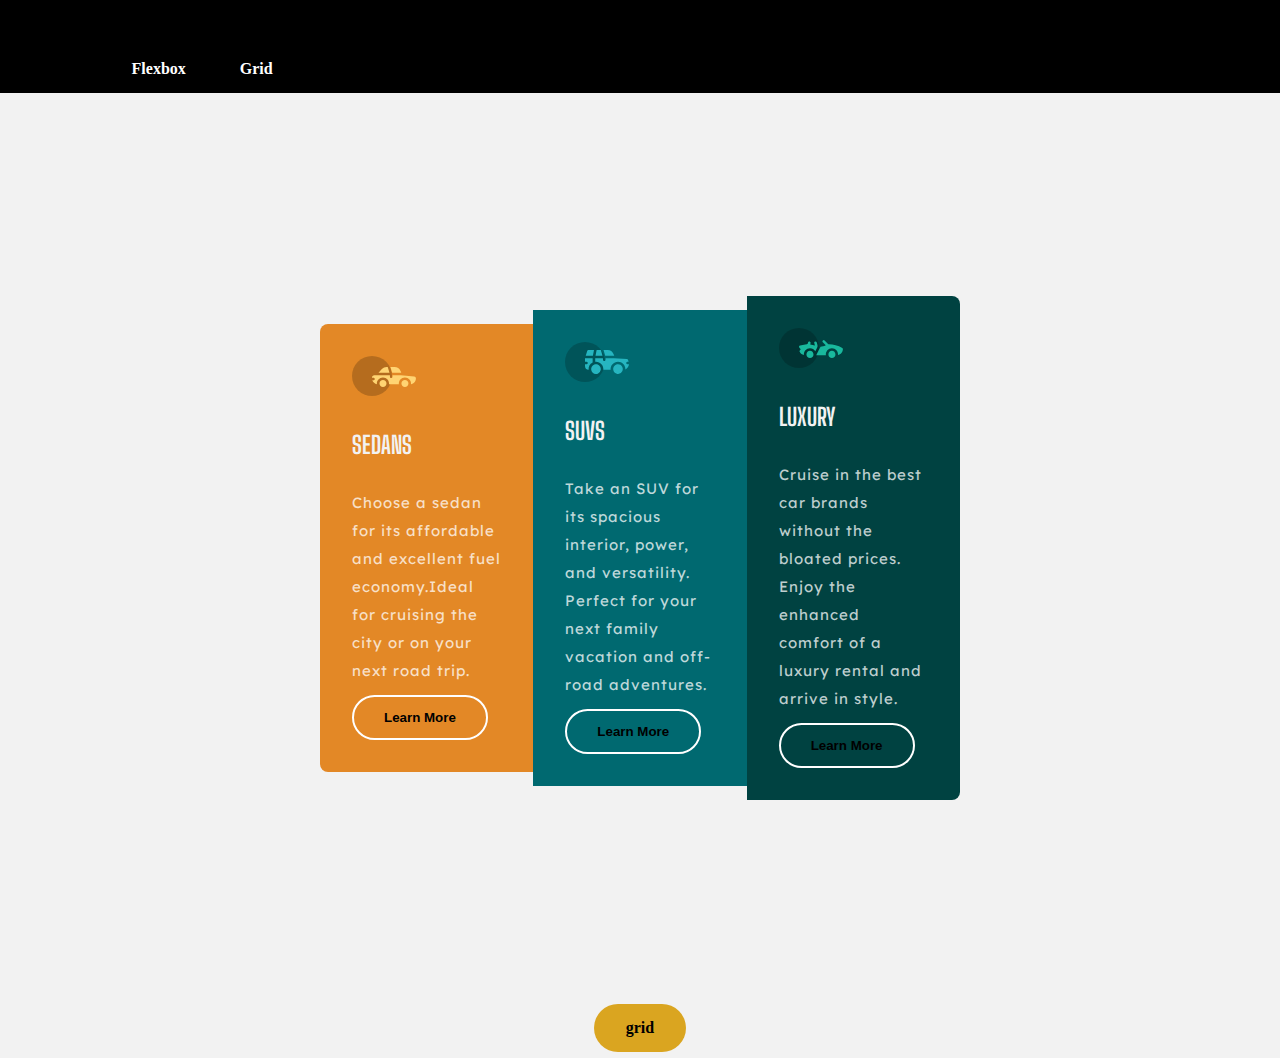
<file: index.html>
<!DOCTYPE html>
<html lang="en">
    <head>
        <meta charset="UTF-8">
        <meta http-equiv="X-UA-Compatible" content="IE-edge">
        <meta name="viewport" content="width=device-width, initial-scale=1.0">
        <link rel="stylesheet" href="styles.css">
        <link href="https://fonts.googleapis.com/css2?family=Lexend+Deca&display=swap" rel="stylesheet">
        <link href="https://fonts.googleapis.com/css2?family=Big+Shoulders+Display:wght@700&family=Lexend+Deca&display=swap" rel="stylesheet">
        <title>CSS flexbox layout</title>
        <link rel="short icon" type="image/x-icon" href="images/favicon-32x32.png">
    </head>
    <header>
            <div class="first">
                <nav>
                    <ul>
        <li><a href="index.html">Flexbox</a></li>
        <li><a href="lea.html">Grid</a></li>
                    </ul>
                </nav>
            </div>
    </header>
    <main>
            <div class="SEDANS">
                <img src="icon-sedans.svg" alt="">
                <h2>SEDANS</h2>
                <p >Choose a sedan for its affordable and excellent fuel economy.Ideal for cruising the city or on your next road trip.</p>
                <button class="button">Learn More</button>
            </div>
            <div class="SUVS">
                <img src="icon-suvs.svg" alt="">
                <h2>SUVS</h2>
                <p>Take an SUV for its spacious interior, power, and versatility. Perfect for your next family vacation and off-road adventures. </p>
                <button class="button2">Learn More</button>
            </div>
            <div class="LUXURY">
                <img src="icon-luxury.svg" alt="">
                <h2>LUXURY</h2>
                <p>Cruise in the best car brands without the bloated prices. Enjoy the enhanced comfort of a luxury rental and arrive in style.</p>
                <button class="button3">Learn More</button>
            </div>
    </main>

    <footer>
        <div class="grid-btn">
           <a class="grd" href="lea.html">grid</a>
        </div>
    </footer>
    
</html>
</file>
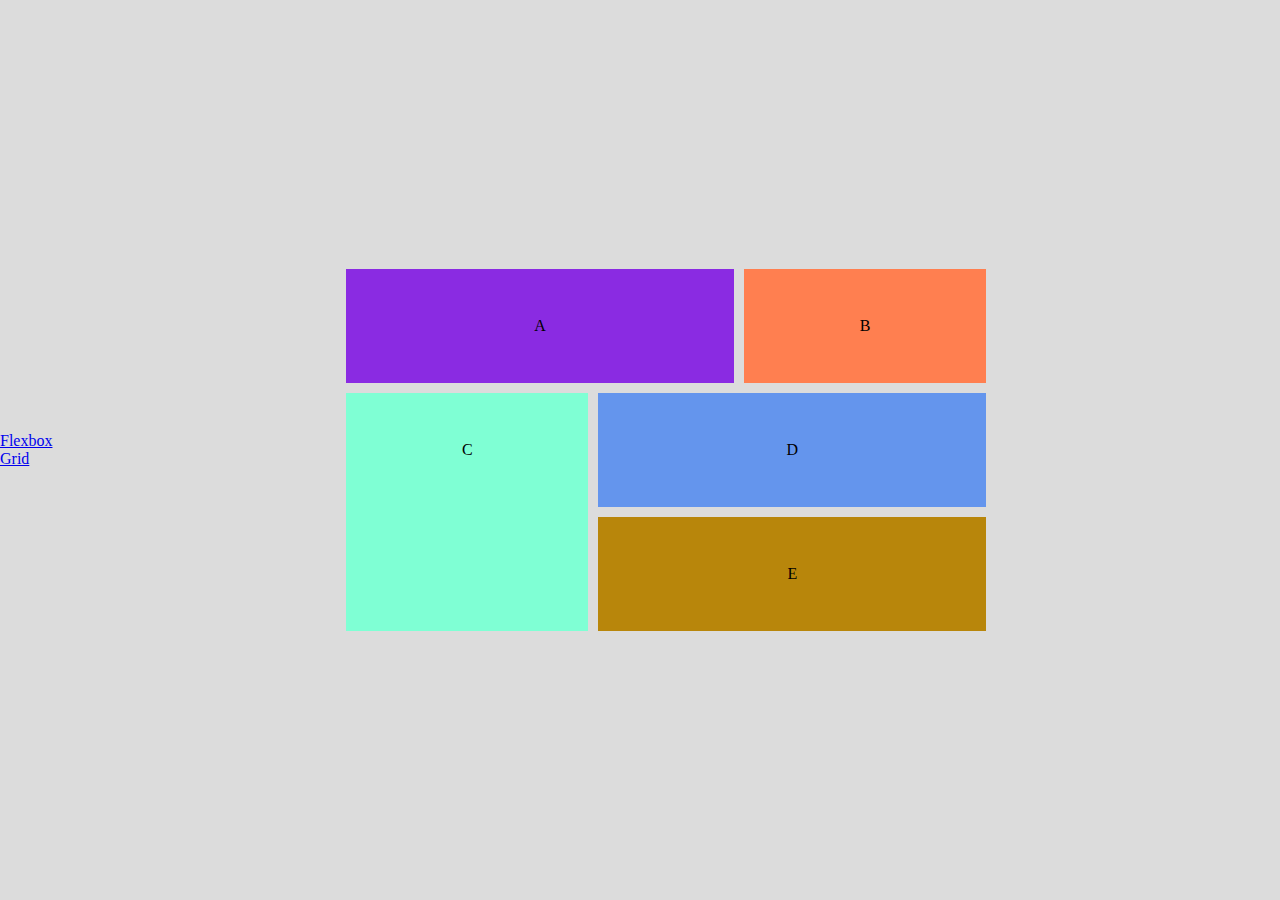
<file: lea.html>
<!DOCTYPE html>
<html lang="en">
    <head>
        <meta charset="UTF-8">
        <meta http-equiv="X-UA-Compatible" content="IE-edge">
        <meta name="viewport" content="width=device-width, initial-scale=1.0">
        <link rel="stylesheet" href="grid.css">
        <link href="https://fonts.googleapis.com/css2?family=Lexend+Deca&display=swap" rel="stylesheet">
         <link href="https://fonts.googleapis.com/css2?family=Big+Shoulders+Display:wght@700&display=swap" rel="stylesheet">
        <title>CSS grid layout</title>
        <link rel="icon" type="image/png" href="/favicon-32x32.png">
    </head>
    <body>
        <header>
            <div class="first">
                <nav>
                    <ul>
        <li><a href="index.html">Flexbox</a></li>
        <li><a href="lea.html">Grid</a></li>
                    </ul>
                </nav>
            </div>
    </header>
        <main>
            <div class="team-a">A</div>
            <div class="team-b">B</div>
            <div class="team-c">C</div>
            <div class="team-d">D</div>
            <div class="team-e">E</div>
        </main>
    </body>
    </html>
</file>
<file: styles.css>
*{
    padding: 0;
    margin: 0;
    box-sizing: border-box;
}
.first {
    padding: 5px;
    margin-bottom: 5px;
    background-color: black;
    background-size: cover;
    background-position: center;
}
nav {
    display: flex;
    align-items: center;
    justify-content: space-between;
    padding-top: 45px;
    padding-right: 8%;
    padding-left: 8%;
}
nav ul li {
list-style-type: none;
display: inline-block;
padding: 10px 25px;
}
nav ul li a {
    color: white;
    text-decoration: none;
    font-weight: bold;
    text-transform: capitalize;
}
nav ul li a:hover {
    color: orangered;
    transition: .4s;
}    
body{
    background-color: hsl(0, 0%, 95%);
    min-height: 100vh;
}
main{
    width: 50%; 
    margin: 0 auto; 
    display: flex;
    align-items: center;
    min-height: 100vh;
    justify-content: center;
}
.SEDANS{
    background-color: hsl(31, 77%, 52%);
    padding: 2em;
    width: 100%;
    border-radius: 8px 0 0 8px;
}
.SUVS{
    background-color:hsl(184, 100%, 22%);
    padding: 2em;
    width: 100%;
}
h2{
    padding-top: 30px;
    padding-bottom: 30px;
    color: hsl(0, 0%, 95%);
    font-weight: 700;
    font-family: 'Big Shoulders Display', cursive;
}
 p{
    letter-spacing: 1px;
    padding-bottom: 10px;
    color: hsla(0, 0%, 100%, 0.75);
    font-weight: 400;
    font-family: 'Lexend Deca', sans-serif;
    line-height: 28px;
    font-size: 15px;
}
.LUXURY{
    background-color: hsl(179, 100%, 13%);
    padding: 2em;
    width: 100%;
    border-radius: 0 8px 8px 0;
}
.button{
    background-color: hsl(31, 77%, 52%);
    text-decoration: none;
    border: 2px solid white;
    font-weight: 700;
    padding: 13px 30px;
    border-radius: 30px;
}
 .button:hover{
    background-color:white;
    border: 2px solid white;
    cursor: grab;
}
.button2{
    background-color:hsl(184, 100%, 22%);
    text-decoration: none;
    border: 2px solid white;
    font-weight: 700;
    padding: 13px 30px;
    border-radius: 30px;
    transition: .4s;
}
 .button2:hover{
    background-color: white;
    border: 2px solid white;
    cursor: grab;  
}
.button3{
    background-color: hsl(179, 100%, 13%);
    text-decoration: none;
    border: 2px solid white;
    font-weight: bold;
    padding: 13px 30px;
    border-radius: 30px;
    transition: .4s;
}
 .button3:hover{
    background-color: white;
    border: 2px solid white;
    cursor: grab;
}
/*mobile screen */
@media screen and (max-width: 400px) {
    main{
        flex-direction: column;
    }
}
.grid-btn {
    width: 30%;
    height: 60px;
    background: hsl(0, 0%, 95%);
    display: flex;
    align-items: center;
    flex-direction: column;
    justify-content: center;
    margin: auto;
}
.grid-btn .grd {
    background-color:goldenrod;
    color: black;
    text-decoration: none;
    border: 2px solid transparent;
    font-weight: bold;
    padding: 13px 30px;
    border-radius: 30px;
    transition: .4s;
}
.grid-btn .grd:hover {
    background-color: transparent;
    border: 2px solid wheat;
    cursor: pointer;
}
</file>
<file: grid.css>
*{
    padding: 0;
    margin: 0;
    box-sizing: border-box;
}   
body{
    background-color: gainsboro;
    display: flex;
    place-items: center;
    min-height: 100vh;

}

/*mobile screen */
@media screen and (max-width: 400px) {
    main{
        flex-direction: column;
    }
}
main{
    display: grid;
    grid-template-areas: 
    'a a b'
    'c d d'
    'c e e';
    gap: 10px;
    width: 50%;
    margin: auto;
}
main div{
    padding: 3em;
    text-align: center;
}
.team-a{
    background-color: blueviolet;
    grid-area: a;
}
.team-b{
    background-color: coral;
    grid-area: b;
}
.team-c{
    background-color: aquamarine;
    grid-area: c;
}
.team-d{
    background-color: cornflowerblue;
    grid-area: d;
}
.team-e{
    background-color: darkgoldenrod;
    grid-area: e;
}
</file>
